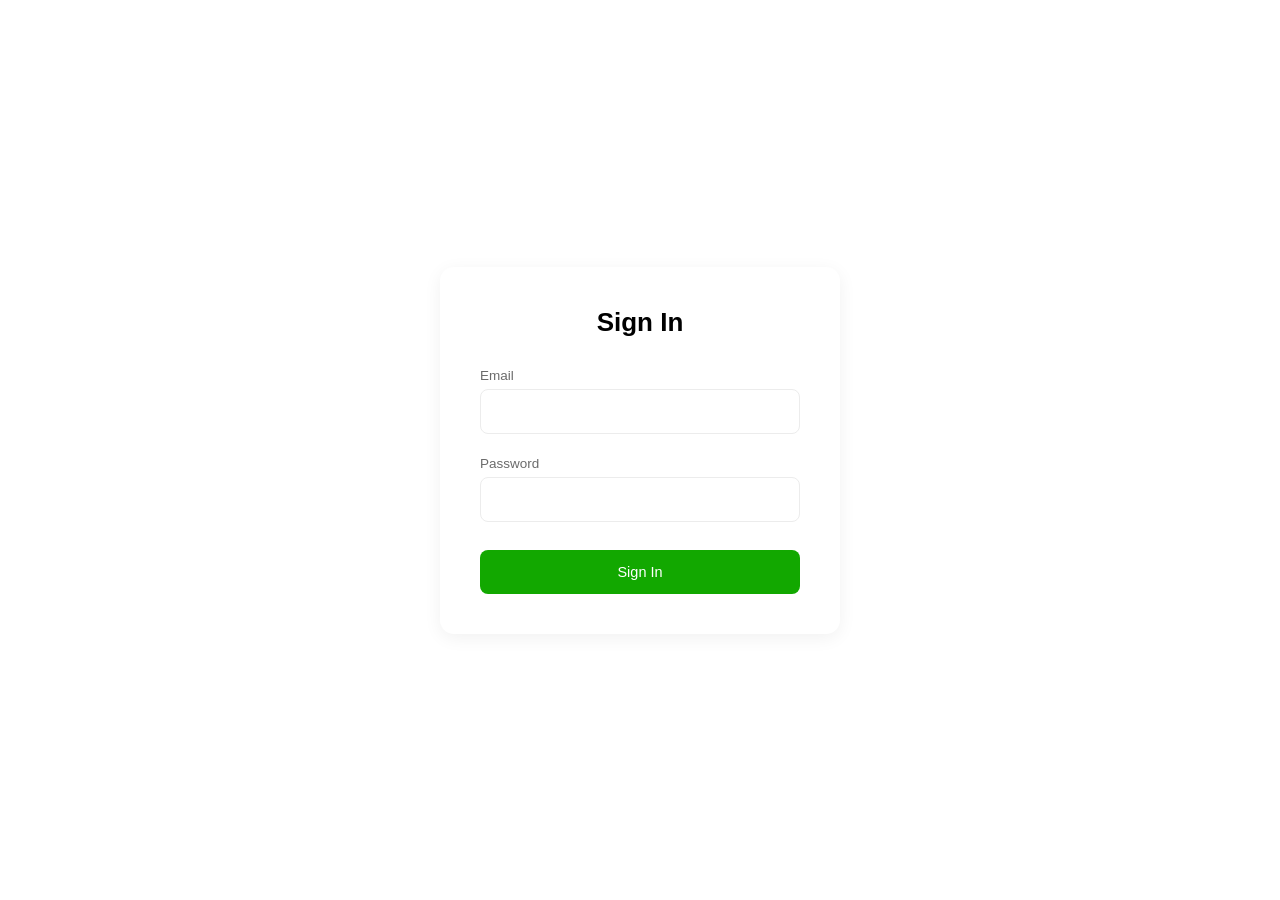
<file: G63 Pages/index.html>
<!DOCTYPE html>
<html lang="en">
<head>
  <meta charset="UTF-8">
  <meta name="viewport" content="width=device-width, initial-scale=1.0">
  <title>Login</title>

  <link rel="stylesheet" href="login.css">
</head>
<body>
  <div class="container" id="sign_in">
    <h2>Sign In</h2>
    <form method="post" action="register.php">
      <div class="input-group">
        <input type="email" id="email" name="email" required >
        <label for="email">Email</label>
      </div>
      <div class="input-group">
        <input type="password" id="password" name="password" required >
        <label for="password">Password</label>
      </div>
      <input type="submit" name="sign_in" value="Sign In">
    </form>
  </div>



</body>
</html>
</file>
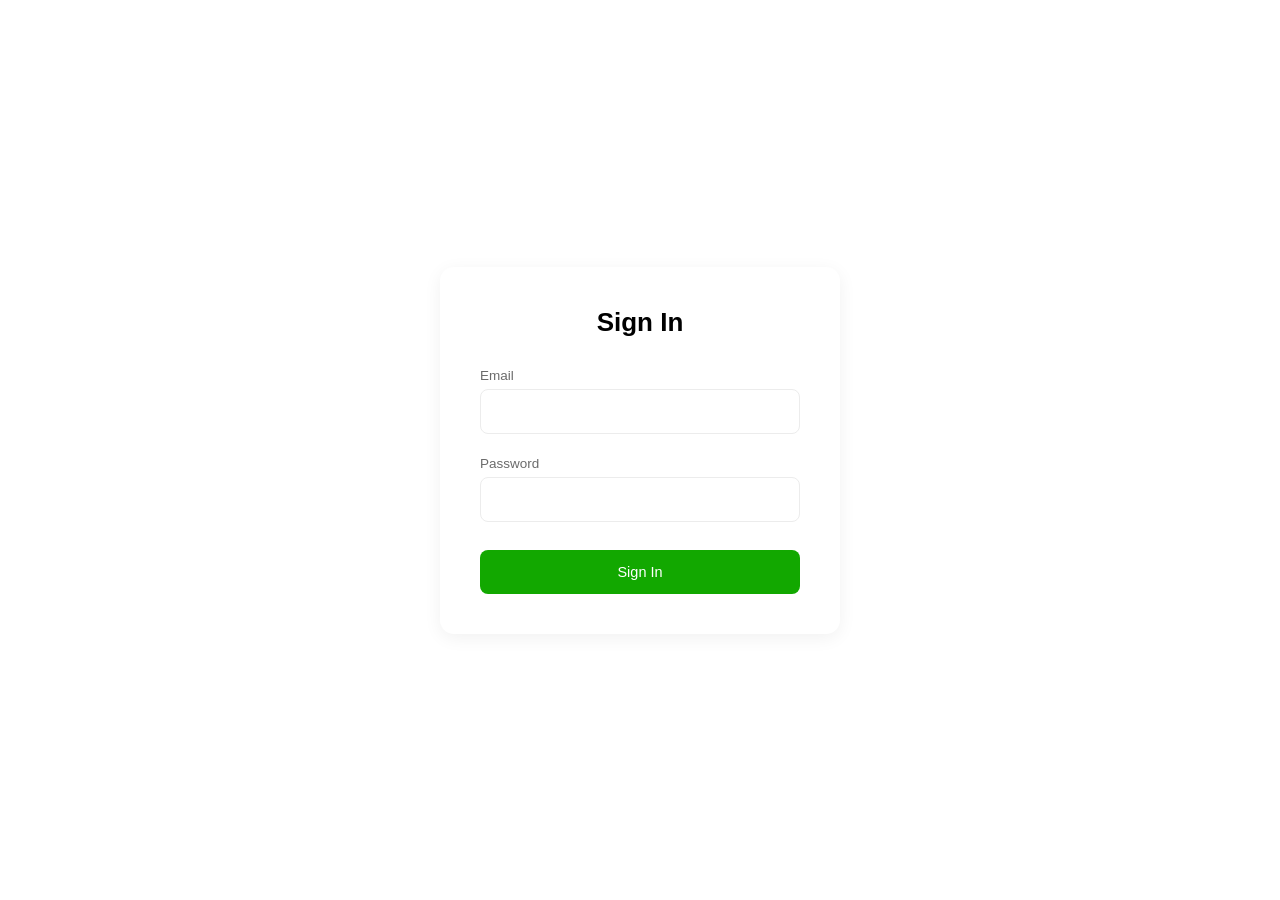
<file: G63 Website/index.html>
<!DOCTYPE html>
<html lang="en">
<head>
  <meta charset="UTF-8">
  <meta name="viewport" content="width=device-width, initial-scale=1.0">
  <title>Login</title>

  <link rel="stylesheet" href="login.css">
</head>
<body>
  <div class="container" id="sign_in">
    <h2>Sign In</h2>
    <form method="post" action="register.php">
      <div class="input-group">
        <input type="email" id="email" name="email" required >
        <label for="email">Email</label>
      </div>
      <div class="input-group">
        <input type="password" id="password" name="password" required >
        <label for="password">Password</label>
      </div>
      <input type="submit" name="sign_in" value="Sign In">
    </form>
  </div>

</body>
</html>
</file>
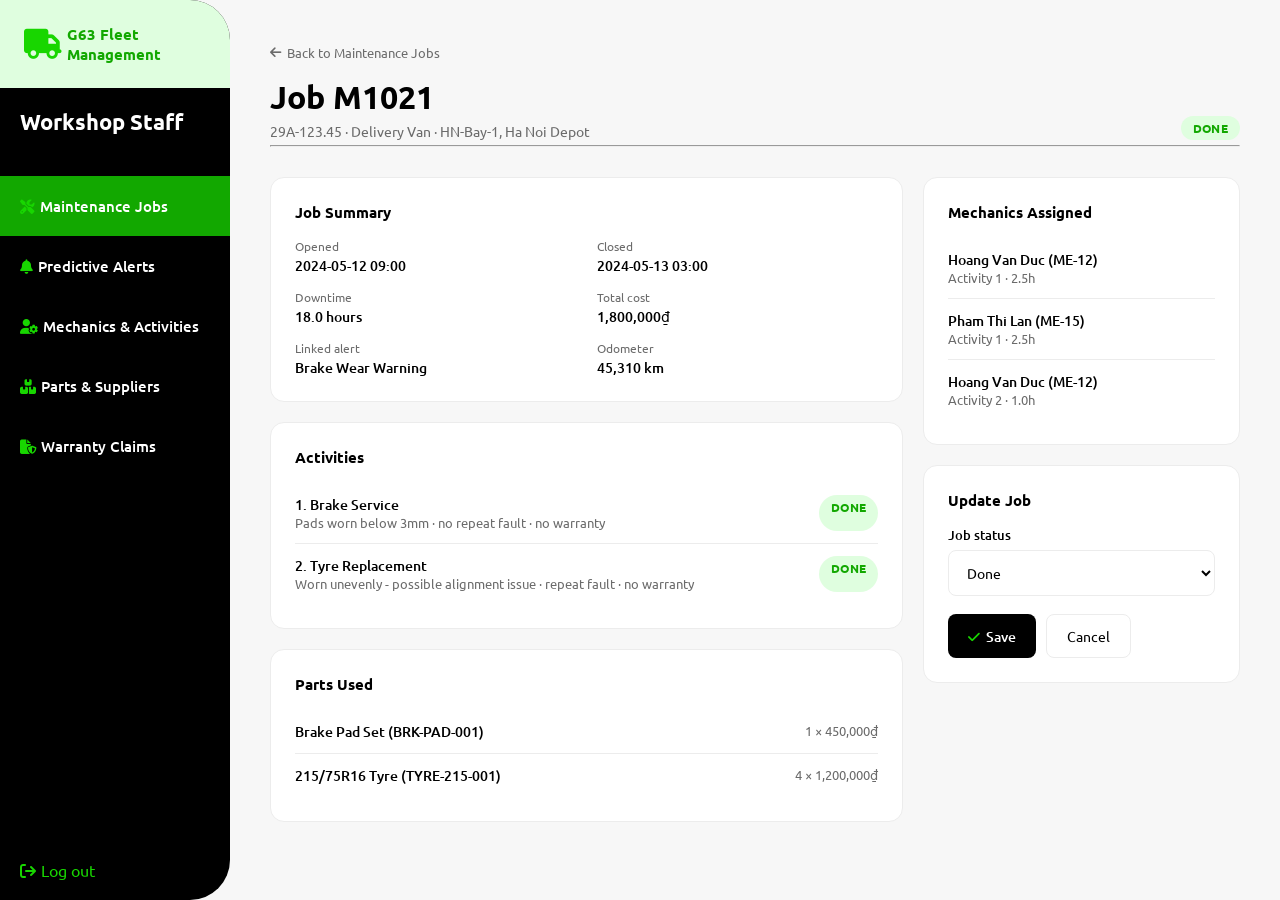
<file: G63 Website/G23/huy_FleetSafetyStaff/job-detail.html>
<!DOCTYPE html>
<html lang="en">
    <head>
        <meta charset="UTF-8">
        <meta name="description" content="Maintenance job detail page of G63 Fleet Management System">
        <meta name="viewport" content="width=device-width, initial-scale=1.0">

        <title>G63 Workshop Staff - Job Detail</title>

        <link rel="preconnect" href="https://fonts.googleapis.com">
        <link rel="stylesheet" href="https://fonts.googleapis.com/css2?family=Ubuntu:wght@400;500;700&display=swap">
        <link rel="stylesheet" href="https://cdnjs.cloudflare.com/ajax/libs/font-awesome/6.5.1/css/all.min.css">
        <link rel="stylesheet" href="../styles/staff.css">
    </head>

    <body>
        <div class="navbar">
            <div class="logo">
                <i class="fa-solid fa-truck"></i>
                <span>G63 Fleet<br>Management</span>
            </div>
            <h1>Workshop Staff</h1>
            <nav>
                <ul>
                    <li class="activepage"><a href="workshop-staff.html"><i class="fa-solid fa-screwdriver-wrench"></i>Maintenance Jobs</a></li>
                    <li><a href="#"><i class="fa-solid fa-bell"></i>Predictive Alerts</a></li>
                    <li><a href="#"><i class="fa-solid fa-user-gear"></i>Mechanics &amp; Activities</a></li>
                    <li><a href="#"><i class="fa-solid fa-boxes-stacked"></i>Parts &amp; Suppliers</a></li>
                    <li><a href="#"><i class="fa-solid fa-file-shield"></i>Warranty Claims</a></li>
                </ul>
            </nav>
            <div class="logout"><a href="#"><i class="fa-solid fa-arrow-right-from-bracket"></i>Log out</a></div>
        </div>

        <main class="scorepage">
            <a href="workshop-staff.html" class="back-link"><i class="fa-solid fa-arrow-left"></i>Back to Maintenance Jobs</a>

            <div class="topbar">
                <div>
                    <h1>Job M1021</h1>
                    <p>29A-123.45 &middot; Delivery Van &middot; HN-Bay-1, Ha Noi Depot</p>
                </div>
                <span class="badge badge-done">DONE</span>
            </div>
            <hr>

            <div class="detail-grid">
                <div>
                    <div class="card">
                        <h3>Job Summary</h3>
                        <dl class="info-list">
                            <div><dt>Opened</dt><dd>2024-05-12 09:00</dd></div>
                            <div><dt>Closed</dt><dd>2024-05-13 03:00</dd></div>
                            <div><dt>Downtime</dt><dd>18.0 hours</dd></div>
                            <div><dt>Total cost</dt><dd>1,800,000₫</dd></div>
                            <div><dt>Linked alert</dt><dd>Brake Wear Warning</dd></div>
                            <div><dt>Odometer</dt><dd>45,310 km</dd></div>
                        </dl>
                    </div>

                    <div class="card">
                        <h3>Activities</h3>
                        <div class="activity-row">
                            <span>
                                <div class="activity-name">1. Brake Service</div>
                                <div class="activity-meta">Pads worn below 3mm &middot; no repeat fault &middot; no warranty</div>
                            </span>
                            <span class="badge badge-completed">DONE</span>
                        </div>
                        <div class="activity-row">
                            <span>
                                <div class="activity-name">2. Tyre Replacement</div>
                                <div class="activity-meta">Worn unevenly - possible alignment issue &middot; repeat fault &middot; no warranty</div>
                            </span>
                            <span class="badge badge-completed">DONE</span>
                        </div>
                    </div>

                    <div class="card">
                        <h3>Parts Used</h3>
                        <div class="activity-row">
                            <span class="activity-name">Brake Pad Set (BRK-PAD-001)</span>
                            <span class="activity-meta">1 &times; 450,000₫</span>
                        </div>
                        <div class="activity-row">
                            <span class="activity-name">215/75R16 Tyre (TYRE-215-001)</span>
                            <span class="activity-meta">4 &times; 1,200,000₫</span>
                        </div>
                    </div>
                </div>

                <div>
                    <div class="card">
                        <h3>Mechanics Assigned</h3>
                        <div class="activity-row">
                            <span>
                                <div class="activity-name">Hoang Van Duc (ME-12)</div>
                                <div class="activity-meta">Activity 1 &middot; 2.5h</div>
                            </span>
                        </div>
                        <div class="activity-row">
                            <span>
                                <div class="activity-name">Pham Thi Lan (ME-15)</div>
                                <div class="activity-meta">Activity 1 &middot; 2.5h</div>
                            </span>
                        </div>
                        <div class="activity-row">
                            <span>
                                <div class="activity-name">Hoang Van Duc (ME-12)</div>
                                <div class="activity-meta">Activity 2 &middot; 1.0h</div>
                            </span>
                        </div>
                    </div>

                    <div class="card">
                        <h3>Update Job</h3>
                        <form>
                            <div class="form-group">
                                <label for="jobstatus">Job status</label>
                                <select id="jobstatus">
                                    <option>Not Started</option>
                                    <option>In Progress</option>
                                    <option selected>Done</option>
                                </select>
                            </div>
                            <div class="form-actions">
                                <button type="submit" class="btn-primary"><i class="fa-solid fa-check"></i>Save</button>
                                <button type="button" class="btn-secondary">Cancel</button>
                            </div>
                        </form>
                    </div>
                </div>
            </div>
        </main>
    </body>
</html>
</file>
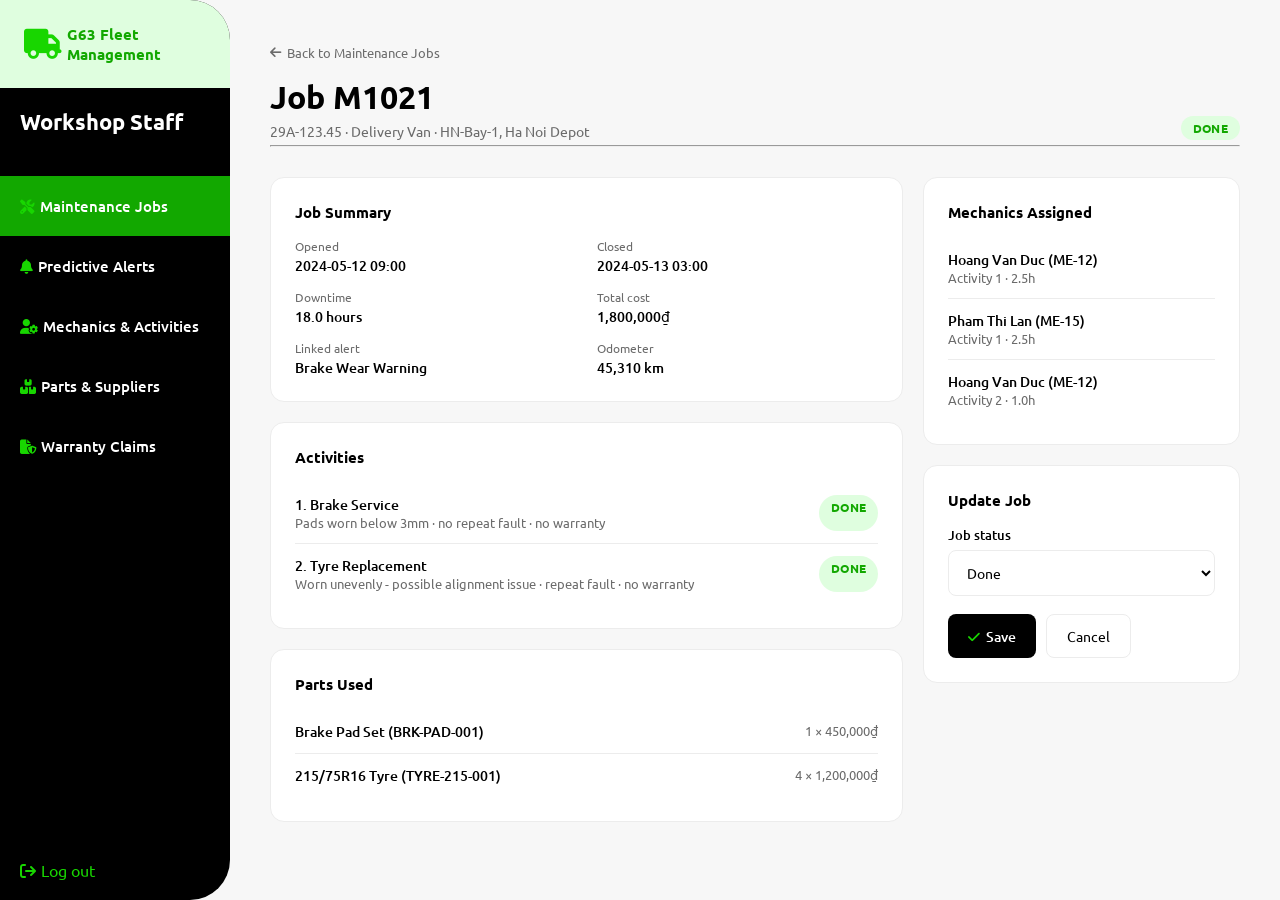
<file: G63 Website/G63/huy_FleetSafetyStaff/job-detail.html>
<!DOCTYPE html>
<html lang="en">
    <head>
        <meta charset="UTF-8">
        <meta name="description" content="Maintenance job detail page of G63 Fleet Management System">
        <meta name="viewport" content="width=device-width, initial-scale=1.0">

        <title>G63 Workshop Staff - Job Detail</title>

        <link rel="preconnect" href="https://fonts.googleapis.com">
        <link rel="stylesheet" href="https://fonts.googleapis.com/css2?family=Ubuntu:wght@400;500;700&display=swap">
        <link rel="stylesheet" href="https://cdnjs.cloudflare.com/ajax/libs/font-awesome/6.5.1/css/all.min.css">
        <link rel="stylesheet" href="styles/staff.css">
    </head>

    <body>
        <div class="navbar">
            <div class="logo">
                <i class="fa-solid fa-truck"></i>
                <span>G63 Fleet<br>Management</span>
            </div>
            <h1>Workshop Staff</h1>
            <nav>
                <ul>
                    <li class="activepage"><a href="workshop-staff.html"><i class="fa-solid fa-screwdriver-wrench"></i>Maintenance Jobs</a></li>
                    <li><a href="#"><i class="fa-solid fa-bell"></i>Predictive Alerts</a></li>
                    <li><a href="#"><i class="fa-solid fa-user-gear"></i>Mechanics &amp; Activities</a></li>
                    <li><a href="#"><i class="fa-solid fa-boxes-stacked"></i>Parts &amp; Suppliers</a></li>
                    <li><a href="#"><i class="fa-solid fa-file-shield"></i>Warranty Claims</a></li>
                </ul>
            </nav>
            <div class="logout"><a href="#"><i class="fa-solid fa-arrow-right-from-bracket"></i>Log out</a></div>
        </div>

        <main class="scorepage">
            <a href="workshop-staff.html" class="back-link"><i class="fa-solid fa-arrow-left"></i>Back to Maintenance Jobs</a>

            <div class="topbar">
                <div>
                    <h1>Job M1021</h1>
                    <p>29A-123.45 &middot; Delivery Van &middot; HN-Bay-1, Ha Noi Depot</p>
                </div>
                <span class="badge badge-done">DONE</span>
            </div>
            <hr>

            <div class="detail-grid">
                <div>
                    <div class="card">
                        <h3>Job Summary</h3>
                        <dl class="info-list">
                            <div><dt>Opened</dt><dd>2024-05-12 09:00</dd></div>
                            <div><dt>Closed</dt><dd>2024-05-13 03:00</dd></div>
                            <div><dt>Downtime</dt><dd>18.0 hours</dd></div>
                            <div><dt>Total cost</dt><dd>1,800,000₫</dd></div>
                            <div><dt>Linked alert</dt><dd>Brake Wear Warning</dd></div>
                            <div><dt>Odometer</dt><dd>45,310 km</dd></div>
                        </dl>
                    </div>

                    <div class="card">
                        <h3>Activities</h3>
                        <div class="activity-row">
                            <span>
                                <div class="activity-name">1. Brake Service</div>
                                <div class="activity-meta">Pads worn below 3mm &middot; no repeat fault &middot; no warranty</div>
                            </span>
                            <span class="badge badge-completed">DONE</span>
                        </div>
                        <div class="activity-row">
                            <span>
                                <div class="activity-name">2. Tyre Replacement</div>
                                <div class="activity-meta">Worn unevenly - possible alignment issue &middot; repeat fault &middot; no warranty</div>
                            </span>
                            <span class="badge badge-completed">DONE</span>
                        </div>
                    </div>

                    <div class="card">
                        <h3>Parts Used</h3>
                        <div class="activity-row">
                            <span class="activity-name">Brake Pad Set (BRK-PAD-001)</span>
                            <span class="activity-meta">1 &times; 450,000₫</span>
                        </div>
                        <div class="activity-row">
                            <span class="activity-name">215/75R16 Tyre (TYRE-215-001)</span>
                            <span class="activity-meta">4 &times; 1,200,000₫</span>
                        </div>
                    </div>
                </div>

                <div>
                    <div class="card">
                        <h3>Mechanics Assigned</h3>
                        <div class="activity-row">
                            <span>
                                <div class="activity-name">Hoang Van Duc (ME-12)</div>
                                <div class="activity-meta">Activity 1 &middot; 2.5h</div>
                            </span>
                        </div>
                        <div class="activity-row">
                            <span>
                                <div class="activity-name">Pham Thi Lan (ME-15)</div>
                                <div class="activity-meta">Activity 1 &middot; 2.5h</div>
                            </span>
                        </div>
                        <div class="activity-row">
                            <span>
                                <div class="activity-name">Hoang Van Duc (ME-12)</div>
                                <div class="activity-meta">Activity 2 &middot; 1.0h</div>
                            </span>
                        </div>
                    </div>

                    <div class="card">
                        <h3>Update Job</h3>
                        <form>
                            <div class="form-group">
                                <label for="jobstatus">Job status</label>
                                <select id="jobstatus">
                                    <option>Not Started</option>
                                    <option>In Progress</option>
                                    <option selected>Done</option>
                                </select>
                            </div>
                            <div class="form-actions">
                                <button type="submit" class="btn-primary"><i class="fa-solid fa-check"></i>Save</button>
                                <button type="button" class="btn-secondary">Cancel</button>
                            </div>
                        </form>
                    </div>
                </div>
            </div>
        </main>
    </body>
</html>
</file>
<file: G63 Pages/login.css>
:root {
    --color-black: #000000;
    --color-green-matcha: #dffedf;
    --color-green-deep: #12a800;
    --color-green-basic: #18d600;
    --color-white: #ffffff;
    --color-grey-line: #ececec;
    --color-grey-text: #6b6b6b;
    --color-yellow: #fcd703;
    --color-red: #fa0720;
    
    --navbar-width: 230px;
    --radius-large: 20px;
    --radius-medium: 14px;
    --radius-small: 8px;
    --minibox-shadow: 0 4px 18px rgba(0, 0, 0, 0.06);
}

* {
    margin:0;
    padding: 0;
    box-sizing: border-box;
}

body {
    font-family: 'Ubuntu', sans-serif;
    background: var(--color-white);
    color: var(--color-black);
    min-height: 100vh;
    display: flex;
    align-items: center;
    justify-content: center;
    padding: 20px;
}

a {
    text-decoration: none;
    color: inherit;
}

/* login card */
/* mirrors the miniboxes card treatment used across the dashboards:
   white background, radius-medium, minibox-shadow, no border */
.container {
    background: var(--color-white);
    border-radius: var(--radius-medium);
    box-shadow: var(--minibox-shadow);
    padding: 40px;
    width: 100%;
    max-width: 400px;
}

.container h2 {
    font-size: 26px;
    font-weight: 700;
    color: var(--color-black);
    margin-bottom: 30px;
    text-align: center;
}

/* form */
.container form {
    display: flex;
    flex-direction: column;
    gap: 22px;
}

/* input group */
/* input comes before label in the HTML, so column-reverse is used to
   display the label above the field without touching the markup */
.input-group {
    display: flex;
    flex-direction: column-reverse;
    gap: 6px;
}

.input-group label {
    font-size: 13.5px;
    font-weight: 500;
    color: var(--color-grey-text);
    transition: color 0.2s ease;
}

.input-group input {
    width: 100%;
    padding: 14px 18px;
    font-family: 'Ubuntu', sans-serif;
    font-size: 13.5px;
    color: var(--color-black);
    background: var(--color-white);
    border: 1px solid var(--color-grey-line);
    border-radius: var(--radius-small);
    transition: border-color 0.2s ease;
}

.input-group input:focus {
    outline: none;
    border-color: var(--color-green-basic);
}

.input-group input:focus ~ label {
    color: var(--color-green-deep);
}

/* sign in button */
/* reuses the same green used for the sidebar's activepage highlight
   as the resting fill, and the brighter accent green on hover, keeping
   the same resting/interactive colour mapping used in the navbar */
input[type="submit"] {
    width: 100%;
    padding: 14px 18px;
    margin-top: 6px;
    font-family: 'Ubuntu', sans-serif;
    font-size: 14.5px;
    font-weight: 500;
    color: var(--color-white);
    background: var(--color-green-deep);
    border: none;
    border-radius: var(--radius-small);
    cursor: pointer;
    transition: background 0.2s ease, transform 0.05s ease;
}

input[type="submit"]:hover {
    background: var(--color-green-basic);
}

input[type="submit"]:active {
    transform: scale(0.98);
}

/* responsiveness */
@media (max-width: 480px) {
    .container {
        padding: 28px;
    }

    .container h2 {
        font-size: 22px;
        margin-bottom: 24px;
    }
}
</file>
<file: G63 Website/login.css>
:root {
    --color-black: #000000;
    --color-green-matcha: #dffedf;
    --color-green-deep: #12a800;
    --color-green-basic: #18d600;
    --color-white: #ffffff;
    --color-grey-line: #ececec;
    --color-grey-text: #6b6b6b;
    --color-yellow: #fcd703;
    --color-red: #fa0720;
    
    --navbar-width: 230px;
    --radius-large: 20px;
    --radius-medium: 14px;
    --radius-small: 8px;
    --minibox-shadow: 0 4px 18px rgba(0, 0, 0, 0.06);
}

* {
    margin:0;
    padding: 0;
    box-sizing: border-box;
}

body {
    font-family: 'Ubuntu', sans-serif;
    background: var(--color-white);
    color: var(--color-black);
    min-height: 100vh;
    display: flex;
    align-items: center;
    justify-content: center;
    padding: 20px;
}

a {
    text-decoration: none;
    color: inherit;
}

/* login card */
/* mirrors the miniboxes card treatment used across the dashboards:
   white background, radius-medium, minibox-shadow, no border */
.container {
    background: var(--color-white);
    border-radius: var(--radius-medium);
    box-shadow: var(--minibox-shadow);
    padding: 40px;
    width: 100%;
    max-width: 400px;
}

.container h2 {
    font-size: 26px;
    font-weight: 700;
    color: var(--color-black);
    margin-bottom: 30px;
    text-align: center;
}

/* form */
.container form {
    display: flex;
    flex-direction: column;
    gap: 22px;
}

/* input group */
/* input comes before label in the HTML, so column-reverse is used to
   display the label above the field without touching the markup */
.input-group {
    display: flex;
    flex-direction: column-reverse;
    gap: 6px;
}

.input-group label {
    font-size: 13.5px;
    font-weight: 500;
    color: var(--color-grey-text);
    transition: color 0.2s ease;
}

.input-group input {
    width: 100%;
    padding: 14px 18px;
    font-family: 'Ubuntu', sans-serif;
    font-size: 13.5px;
    color: var(--color-black);
    background: var(--color-white);
    border: 1px solid var(--color-grey-line);
    border-radius: var(--radius-small);
    transition: border-color 0.2s ease;
}

.input-group input:focus {
    outline: none;
    border-color: var(--color-green-basic);
}

.input-group input:focus ~ label {
    color: var(--color-green-deep);
}

/* sign in button */
/* reuses the same green used for the sidebar's activepage highlight
   as the resting fill, and the brighter accent green on hover, keeping
   the same resting/interactive colour mapping used in the navbar */
input[type="submit"] {
    width: 100%;
    padding: 14px 18px;
    margin-top: 6px;
    font-family: 'Ubuntu', sans-serif;
    font-size: 14.5px;
    font-weight: 500;
    color: var(--color-white);
    background: var(--color-green-deep);
    border: none;
    border-radius: var(--radius-small);
    cursor: pointer;
    transition: background 0.2s ease, transform 0.05s ease;
}

input[type="submit"]:hover {
    background: var(--color-green-basic);
}

input[type="submit"]:active {
    transform: scale(0.98);
}

/* responsiveness */
@media (max-width: 480px) {
    .container {
        padding: 28px;
    }

    .container h2 {
        font-size: 22px;
        margin-bottom: 24px;
    }
}
</file>
<file: G63 Website/G23/styles/staff.css>
:root {
    --color-black: #000000;
    --color-green-matcha: #dffedf;
    --color-green-deep: #12a800;
    --color-green-basic: #18d600;
    --color-white: #ffffff;
    --color-grey-line: #ececec;
    --color-grey-text: #6b6b6b;
    --color-grey-bg: #f7f7f7;
    --color-yellow: #fcd703;
    --color-yellow-bg: #fff6d1;
    --color-yellow-text: #8a6d00;
    --color-orange-bg: #ffe1c2;
    --color-orange-text: #a04a00;
    --color-red: #fa0720;
    --color-red-bg: #ffd6da;

    --navbar-width: 230px;
    --radius-large: 20px;
    --radius-medium: 14px;
    --radius-small: 8px;
}

* {
    margin: 0;
    padding: 0;
    box-sizing: border-box;
}

body {
    font-family: 'Ubuntu', sans-serif;
    background: var(--color-grey-bg);
    color: var(--color-black);
    display: flex;
    min-height: fit-content;
}

a {
    text-decoration: none;
    color: inherit;
}

/* navigation bar (giống driver.css) */

.navbar {
    width: var(--navbar-width);
    flex-shrink: 0;
    background: var(--color-black);
    color: var(--color-white);
    display: flex;
    flex-direction: column;
    position: fixed;
    top: 0;
    left: 0;
    height: 100vh;
    border-radius: 0 40px 40px 0;
}

.logo {
    background: var(--color-green-matcha);
    padding: 24px;
    display: flex;
    align-items: center;
    border-radius: 0 40px 0 0;
}

.logo i {
    color: var(--color-green-deep);
    padding: 0 5px 0 0;
    display: flex;
    align-items: center;
    justify-content: center;
    font-size: 30px;
}

.logo span {
    font-weight: 700;
    font-size: 15px;
    color: var(--color-green-deep);
}

.navbar h1 {
    font-size: 22px;
    font-weight: 700;
    padding: 20px;
    color: var(--color-white);
}

.navbar nav {
    padding-top: 20px;
}

.activepage {
    background: var(--color-green-deep);
    color: var(--color-black);
}

.navbar li {
    align-items: center;
    padding: 20px;
    font-size: 14.5px;
    font-weight: 500;
    color: var(--color-white);
}

.navbar i {
    padding-right: 5px;
    color: var(--color-green-basic);
}

.logout {
    padding: 20px;
    align-items: center;
    color: var(--color-green-basic);
    margin-top: auto;
}

/* content shell */

.scorepage {
    margin-left: var(--navbar-width);
    padding: 40px;
    width: 100%;
}

.scorepage hr {
    color: var(--color-grey-line);
    margin: 5px 0 30px 0;
}

/* topbar: title + primary action */

.topbar {
    display: flex;
    justify-content: space-between;
    align-items: flex-end;
}

.topbar p {
    color: var(--color-grey-text);
    font-size: 13.5px;
    margin-top: 4px;
}

.btn-primary {
    background: var(--color-black);
    color: var(--color-white);
    border: none;
    padding: 12px 20px;
    border-radius: var(--radius-small);
    font-family: inherit;
    font-size: 13.5px;
    font-weight: 500;
    cursor: pointer;
}

.btn-primary i {
    padding-right: 6px;
    color: var(--color-green-basic);
}

.btn-primary:hover {
    background: var(--color-green-deep);
    color: var(--color-black);
}

/* stat cards */

.stat-grid {
    display: grid;
    grid-template-columns: repeat(auto-fit, minmax(180px, 1fr));
    gap: 16px;
    margin-bottom: 32px;
}

.stat-card {
    background: var(--color-white);
    border: 1px solid var(--color-grey-line);
    border-radius: var(--radius-medium);
    padding: 20px 22px;
}

.stat-card .stat-icon {
    color: var(--color-green-deep);
    font-size: 18px;
    margin-bottom: 10px;
}

.stat-card .stat-value {
    font-size: 26px;
    font-weight: 700;
}

.stat-card .stat-label {
    font-size: 12.5px;
    color: var(--color-grey-text);
    margin-top: 2px;
}

.stat-card.alert .stat-value { color: var(--color-red); }
.stat-card.warn .stat-value { color: var(--color-yellow-text); }

/* filter bar */

.filter-bar {
    display: flex;
    gap: 12px;
    flex-wrap: wrap;
    margin-bottom: 20px;
}

.filter-bar select,
.filter-bar input {
    padding: 10px 14px;
    border: 1px solid var(--color-grey-line);
    border-radius: var(--radius-small);
    font-family: inherit;
    font-size: 13px;
    background: var(--color-white);
    color: var(--color-black);
}

/* table */

.table-wrap {
    background: var(--color-white);
    border-radius: var(--radius-medium);
    border: 1px solid var(--color-grey-line);
    overflow: hidden;
}

table {
    width: 100%;
    border-collapse: collapse;
}

thead th {
    text-align: left;
    background: var(--color-black);
    color: var(--color-white);
    padding: 14px 18px;
    font-size: 12.5px;
    font-weight: 500;
    letter-spacing: 0.3px;
}

tbody td {
    padding: 14px 18px;
    font-size: 13.5px;
    border-bottom: 1px solid var(--color-grey-line);
}

tbody tr:last-child td {
    border-bottom: none;
}

tbody tr:hover td {
    background: var(--color-green-matcha);
}

/* badges */

.badge {
    display: inline-block;
    padding: 4px 12px;
    border-radius: 999px;
    font-size: 11.5px;
    font-weight: 700;
    letter-spacing: 0.3px;
}

.badge-low, .badge-completed, .badge-done, .badge-resolved {
    background: var(--color-green-matcha);
    color: var(--color-green-deep);
}

.badge-medium, .badge-pending, .badge-inprogress, .badge-intransit {
    background: var(--color-yellow-bg);
    color: var(--color-yellow-text);
}

.badge-high, .badge-scheduled {
    background: var(--color-orange-bg);
    color: var(--color-orange-text);
}

.badge-critical, .badge-escalated {
    background: var(--color-red-bg);
    color: var(--color-red);
}

.link-action {
    color: var(--color-green-deep);
    font-weight: 500;
    font-size: 13px;
}

.link-action:hover {
    text-decoration: underline;
}

/* detail pages */

.back-link {
    display: inline-flex;
    align-items: center;
    gap: 6px;
    font-size: 13px;
    color: var(--color-grey-text);
    margin-bottom: 16px;
}

.back-link:hover {
    color: var(--color-black);
}

.detail-grid {
    display: grid;
    grid-template-columns: 2fr 1fr;
    gap: 20px;
    align-items: start;
}

.card {
    background: var(--color-white);
    border: 1px solid var(--color-grey-line);
    border-radius: var(--radius-medium);
    padding: 24px;
    margin-bottom: 20px;
}

.card h3 {
    font-size: 15px;
    margin-bottom: 16px;
}

.info-list {
    display: grid;
    grid-template-columns: 1fr 1fr;
    gap: 14px 20px;
}

.info-list dt {
    font-size: 12px;
    color: var(--color-grey-text);
}

.info-list dd {
    font-size: 14px;
    font-weight: 500;
    margin-top: 2px;
}

.form-group {
    margin-bottom: 18px;
}

.form-group label {
    display: block;
    font-size: 13px;
    font-weight: 500;
    margin-bottom: 6px;
}

.form-group textarea,
.form-group select,
.form-group input {
    width: 100%;
    padding: 12px 14px;
    border: 1px solid var(--color-grey-line);
    border-radius: var(--radius-small);
    font-family: inherit;
    font-size: 13.5px;
    background: var(--color-white);
}

.form-group textarea {
    resize: vertical;
    min-height: 90px;
}

.form-actions {
    display: flex;
    gap: 10px;
}

.btn-secondary {
    background: var(--color-white);
    color: var(--color-black);
    border: 1px solid var(--color-grey-line);
    padding: 12px 20px;
    border-radius: var(--radius-small);
    font-family: inherit;
    font-size: 13.5px;
    cursor: pointer;
}

.activity-row {
    display: flex;
    justify-content: space-between;
    padding: 12px 0;
    border-bottom: 1px solid var(--color-grey-line);
    font-size: 13.5px;
}

.activity-row:last-child {
    border-bottom: none;
}

.activity-row .activity-name {
    font-weight: 500;
}

.activity-row .activity-meta {
    color: var(--color-grey-text);
    font-size: 12.5px;
}
</file>
<file: G63 Website/G63/huy_FleetSafetyStaff/styles/staff.css>
:root {
    --color-black: #000000;
    --color-green-matcha: #dffedf;
    --color-green-deep: #12a800;
    --color-green-basic: #18d600;
    --color-white: #ffffff;
    --color-grey-line: #ececec;
    --color-grey-text: #6b6b6b;
    --color-grey-bg: #f7f7f7;
    --color-yellow: #fcd703;
    --color-yellow-bg: #fff6d1;
    --color-yellow-text: #8a6d00;
    --color-orange-bg: #ffe1c2;
    --color-orange-text: #a04a00;
    --color-red: #fa0720;
    --color-red-bg: #ffd6da;

    --navbar-width: 230px;
    --radius-large: 20px;
    --radius-medium: 14px;
    --radius-small: 8px;
}

* {
    margin: 0;
    padding: 0;
    box-sizing: border-box;
}

body {
    font-family: 'Ubuntu', sans-serif;
    background: var(--color-grey-bg);
    color: var(--color-black);
    display: flex;
    min-height: fit-content;
}

a {
    text-decoration: none;
    color: inherit;
}

/* navigation bar  */

.navbar {
    width: var(--navbar-width);
    flex-shrink: 0;
    background: var(--color-black);
    color: var(--color-white);
    display: flex;
    flex-direction: column;
    position: fixed;
    top: 0;
    left: 0;
    height: 100vh;
    border-radius: 0 40px 40px 0;
}

.logo {
    background: var(--color-green-matcha);
    padding: 24px;
    display: flex;
    align-items: center;
    border-radius: 0 40px 0 0;
}

.logo i {
    color: var(--color-green-deep);
    padding: 0 5px 0 0;
    display: flex;
    align-items: center;
    justify-content: center;
    font-size: 30px;
}

.logo span {
    font-weight: 700;
    font-size: 15px;
    color: var(--color-green-deep);
}

.navbar h1 {
    font-size: 22px;
    font-weight: 700;
    padding: 20px;
    color: var(--color-white);
}

.navbar nav {
    padding-top: 20px;
}

.activepage {
    background: var(--color-green-deep);
    color: var(--color-black);
}

.navbar li {
    align-items: center;
    padding: 20px;
    font-size: 14.5px;
    font-weight: 500;
    color: var(--color-white);
}

.navbar i {
    padding-right: 5px;
    color: var(--color-green-basic);
}

.logout {
    padding: 20px;
    align-items: center;
    color: var(--color-green-basic);
    margin-top: auto;
}

/* content shell */

.scorepage {
    margin-left: var(--navbar-width);
    padding: 40px;
    width: 100%;
}

.scorepage hr {
    color: var(--color-grey-line);
    margin: 5px 0 30px 0;
}

/* topbar: title + primary action */

.topbar {
    display: flex;
    justify-content: space-between;
    align-items: flex-end;
}

.topbar p {
    color: var(--color-grey-text);
    font-size: 13.5px;
    margin-top: 4px;
}

.btn-primary {
    background: var(--color-black);
    color: var(--color-white);
    border: none;
    padding: 12px 20px;
    border-radius: var(--radius-small);
    font-family: inherit;
    font-size: 13.5px;
    font-weight: 500;
    cursor: pointer;
}

.btn-primary i {
    padding-right: 6px;
    color: var(--color-green-basic);
}

.btn-primary:hover {
    background: var(--color-green-deep);
    color: var(--color-black);
}

/* stat cards */

.stat-grid {
    display: grid;
    grid-template-columns: repeat(auto-fit, minmax(180px, 1fr));
    gap: 16px;
    margin-bottom: 32px;
}

.stat-card {
    background: var(--color-white);
    border: 1px solid var(--color-grey-line);
    border-radius: var(--radius-medium);
    padding: 20px 22px;
}

.stat-card .stat-icon {
    color: var(--color-green-deep);
    font-size: 18px;
    margin-bottom: 10px;
}

.stat-card .stat-value {
    font-size: 26px;
    font-weight: 700;
}

.stat-card .stat-label {
    font-size: 12.5px;
    color: var(--color-grey-text);
    margin-top: 2px;
}

.stat-card.alert .stat-value { color: var(--color-red); }
.stat-card.warn .stat-value { color: var(--color-yellow-text); }

/* filter bar */

.filter-bar {
    display: flex;
    gap: 12px;
    flex-wrap: wrap;
    margin-bottom: 20px;
}

.filter-bar select,
.filter-bar input {
    padding: 10px 14px;
    border: 1px solid var(--color-grey-line);
    border-radius: var(--radius-small);
    font-family: inherit;
    font-size: 13px;
    background: var(--color-white);
    color: var(--color-black);
}

/* table */

.table-wrap {
    background: var(--color-white);
    border-radius: var(--radius-medium);
    border: 1px solid var(--color-grey-line);
    overflow: hidden;
}

table {
    width: 100%;
    border-collapse: collapse;
}

thead th {
    text-align: left;
    background: var(--color-black);
    color: var(--color-white);
    padding: 14px 18px;
    font-size: 12.5px;
    font-weight: 500;
    letter-spacing: 0.3px;
}

tbody td {
    padding: 14px 18px;
    font-size: 13.5px;
    border-bottom: 1px solid var(--color-grey-line);
}

tbody tr:last-child td {
    border-bottom: none;
}

tbody tr:hover td {
    background: var(--color-green-matcha);
}

/* badges */

.badge {
    display: inline-block;
    padding: 4px 12px;
    border-radius: 999px;
    font-size: 11.5px;
    font-weight: 700;
    letter-spacing: 0.3px;
}

.badge-low, .badge-completed, .badge-done, .badge-resolved {
    background: var(--color-green-matcha);
    color: var(--color-green-deep);
}

.badge-medium, .badge-pending, .badge-inprogress, .badge-intransit {
    background: var(--color-yellow-bg);
    color: var(--color-yellow-text);
}

.badge-high, .badge-scheduled {
    background: var(--color-orange-bg);
    color: var(--color-orange-text);
}

.badge-critical, .badge-escalated {
    background: var(--color-red-bg);
    color: var(--color-red);
}

.link-action {
    color: var(--color-green-deep);
    font-weight: 500;
    font-size: 13px;
}

.link-action:hover {
    text-decoration: underline;
}

/* detail pages */

.back-link {
    display: inline-flex;
    align-items: center;
    gap: 6px;
    font-size: 13px;
    color: var(--color-grey-text);
    margin-bottom: 16px;
}

.back-link:hover {
    color: var(--color-black);
}

.detail-grid {
    display: grid;
    grid-template-columns: 2fr 1fr;
    gap: 20px;
    align-items: start;
}

.card {
    background: var(--color-white);
    border: 1px solid var(--color-grey-line);
    border-radius: var(--radius-medium);
    padding: 24px;
    margin-bottom: 20px;
}

.card h3 {
    font-size: 15px;
    margin-bottom: 16px;
}

.info-list {
    display: grid;
    grid-template-columns: 1fr 1fr;
    gap: 14px 20px;
}

.info-list dt {
    font-size: 12px;
    color: var(--color-grey-text);
}

.info-list dd {
    font-size: 14px;
    font-weight: 500;
    margin-top: 2px;
}

.form-group {
    margin-bottom: 18px;
}

.form-group label {
    display: block;
    font-size: 13px;
    font-weight: 500;
    margin-bottom: 6px;
}

.form-group textarea,
.form-group select,
.form-group input {
    width: 100%;
    padding: 12px 14px;
    border: 1px solid var(--color-grey-line);
    border-radius: var(--radius-small);
    font-family: inherit;
    font-size: 13.5px;
    background: var(--color-white);
}

.form-group textarea {
    resize: vertical;
    min-height: 90px;
}

.form-actions {
    display: flex;
    gap: 10px;
}

.btn-secondary {
    background: var(--color-white);
    color: var(--color-black);
    border: 1px solid var(--color-grey-line);
    padding: 12px 20px;
    border-radius: var(--radius-small);
    font-family: inherit;
    font-size: 13.5px;
    cursor: pointer;
}

.activity-row {
    display: flex;
    justify-content: space-between;
    padding: 12px 0;
    border-bottom: 1px solid var(--color-grey-line);
    font-size: 13.5px;
}

.activity-row:last-child {
    border-bottom: none;
}

.activity-row .activity-name {
    font-weight: 500;
}

.activity-row .activity-meta {
    color: var(--color-grey-text);
    font-size: 12.5px;
}
</file>
